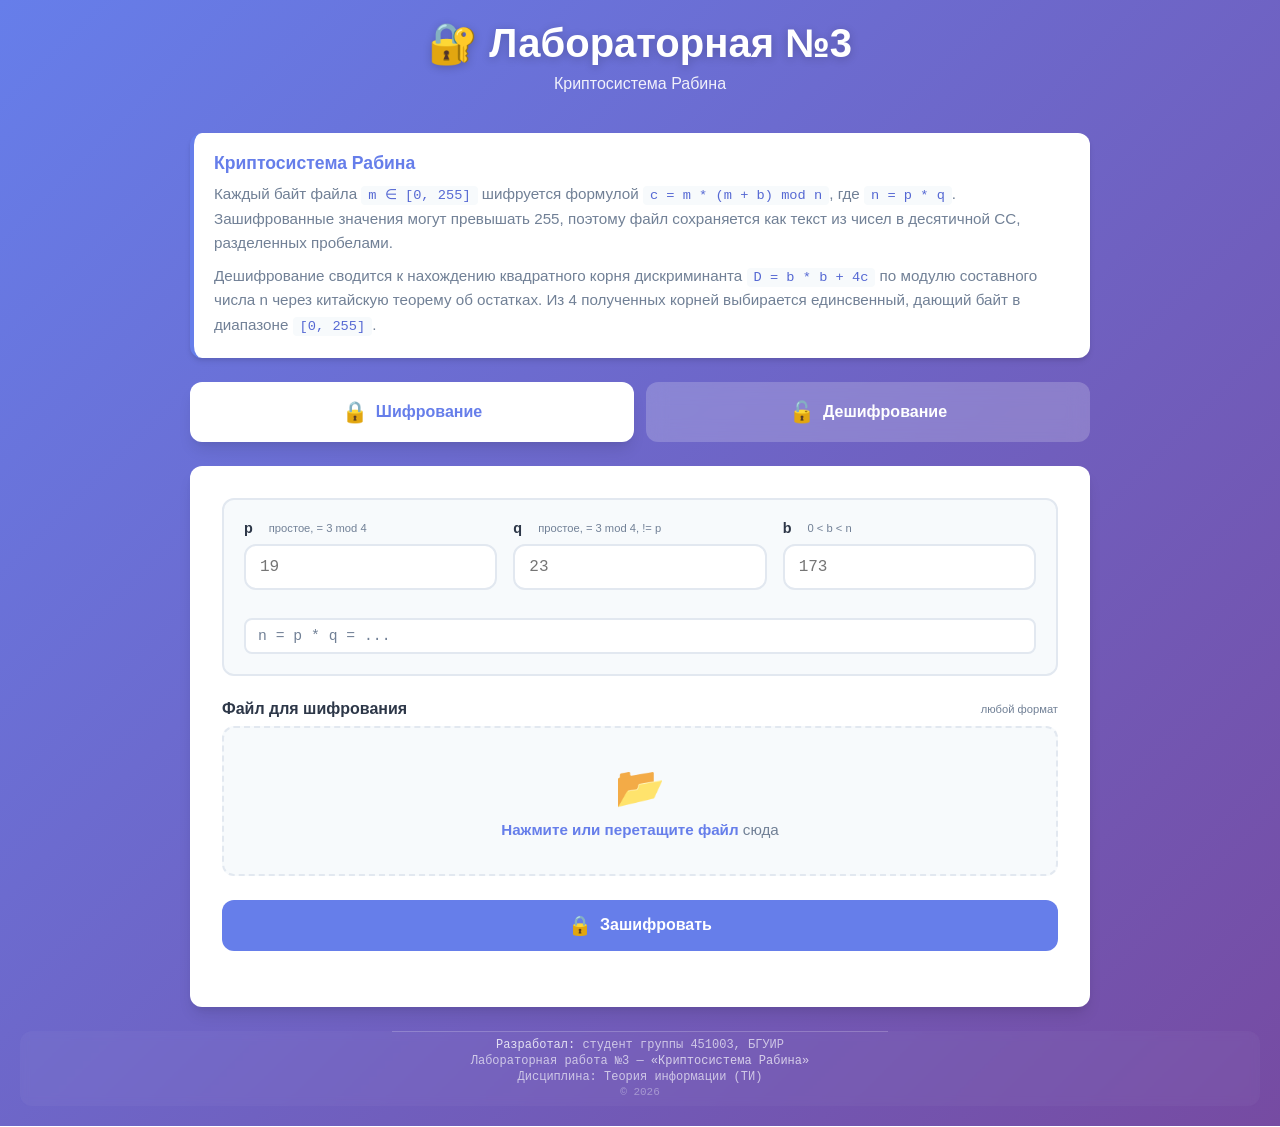
<file: index.html>
<!doctype html>
<html lang="ru">
  <head>
    <meta charset="UTF-8" />
    <meta name="viewport" content="width=device-width, initial-scale=1.0" />
    <title>Лабораторная №3 ТИ</title>
    <link rel="stylesheet" href="css/base.css" />
    <link rel="stylesheet" href="css/layout.css" />
    <link rel="stylesheet" href="css/components.css" />
  </head>

  <body>
    <div class="container">
      <header>
        <h1>🔐 Лабораторная №3</h1>
        <p class="subtitle">Криптосистема Рабина</p>
      </header>

      <div class="info-card">
        <h3>Криптосистема Рабина</h3>
        <p>
          Каждый байт файла <code>m ∈ [0, 255]</code> шифруется формулой
          <code>c = m * (m + b) mod n</code>, где <code>n = p * q</code>.
          Зашифрованные значения могут превышать 255, поэтому файл сохраняется
          как текст из чисел в десятичной СС, разделенных пробелами.
        </p>
        <p>
          Дешифрование сводится к нахождению квадратного корня дискриминанта
          <code>D = b * b + 4c</code> по модулю составного числа n через
          китайскую теорему об остатках. Из 4 полученных корней выбирается
          единсвенный, дающий байт в диапазоне <code>[0, 255]</code>.
        </p>
      </div>

      <div class="tabs">
        <button class="tab active" data-tab="encrypt">
          <span class="tab-icon">🔒</span> Шифрование
        </button>
        <button class="tab" data-tab="decrypt">
          <span class="tab-icon">🔓</span> Дешифрование
        </button>
      </div>

      <div class="tab-content active" id="encrypt">
        <div class="cipher-section">
          <div class="params-card">
            <div class="params-grid">
              <div class="param-group">
                <label>
                  <span>p</span>
                  <span class="hint">простое, = 3 mod 4</span>
                </label>
                <input
                  type="text"
                  id="enc-p"
                  placeholder="19"
                  autocomplete="off"
                />
                <span class="param-hint" id="enc-p-hint"></span>
              </div>

              <div class="param-group">
                <label>
                  <span>q</span>
                  <span class="hint">простое, = 3 mod 4, != p</span>
                </label>
                <input
                  type="text"
                  id="enc-q"
                  placeholder="23"
                  autocomplete="off"
                />
                <span class="param-hint" id="enc-q-hint"></span>
              </div>

              <div class="param-group">
                <label>
                  <span>b</span>
                  <span class="hint">0 &lt; b &lt; n</span>
                </label>
                <input
                  type="text"
                  id="enc-b"
                  placeholder="173"
                  autocomplete="off"
                />
                <span class="param-hint" id="enc-b-hint"></span>
              </div>
            </div>
            <div class="n-display" id="enc-n">n = p * q = ...</div>
          </div>

          <div class="input-area">
            <label>
              <span>Файл для шифрования</span>
              <span class="hint">любой формат</span>
            </label>
            <div class="file-drop-zone" id="enc-dropZone">
              <input type="file" id="enc-fileInput" />
              <div id="enc-dropPrompt">
                <div class="drop-icon">📂</div>
                <div class="drop-text">
                  <strong>Нажмите или перетащите файл</strong> сюда
                </div>
              </div>
              <div class="file-info" id="enc-fileInfo">
                <div class="file-info-icon">📄</div>
                <div>
                  <div class="file-name" id="enc-fileName"></div>
                  <div class="file-size" id="enc-fileSize"></div>
                </div>
              </div>
            </div>
          </div>

          <div class="action-buttons">
            <button
              class="btn btn-primary"
              id="enc-processBtn"
              onclick="processEncrypt()"
            >
              <span>🔒</span> Зашифровать
            </button>
            <button
              class="btn btn-success"
              id="enc-saveBtn"
              onclick="saveEncrypted()"
              style="display: none"
            >
              <span>💾</span> Сохранить результат
            </button>
          </div>

          <div class="progress-wrap" id="enc-progressWrap">
            <div class="progress-bar">
              <div class="progress-fill" id="enc-progressFill"></div>
            </div>
            <div class="progress-label" id="enc-progressLabel">0%</div>
          </div>

          <div class="results-section" id="enc-resultsSection">
            <hr class="results-divider" />

            <div class="stats-row">
              <div class="stat-box">
                <div class="stat-value" id="enc-statBytes">...</div>
                <div class="stat-label">Байт зашифровано</div>
              </div>
            </div>

            <div class="result-card">
              <div class="result-card-header">
                <span class="result-card-title">Зашифрованные значения</span>
              </div>
              <div class="decimal-display" id="enc-display"></div>
            </div>
          </div>
        </div>
      </div>

      <div class="tab-content" id="decrypt">
        <div class="cipher-section">
          <div class="params-card">
            <div class="params-grid">
              <div class="param-group">
                <label>
                  <span>p</span>
                  <span class="hint">простое, = 3 mod 4</span>
                </label>
                <input
                  type="text"
                  id="dec-p"
                  placeholder="19"
                  autocomplete="off"
                />
                <span class="param-hint" id="dec-p-hint"></span>
              </div>

              <div class="param-group">
                <label>
                  <span>q</span>
                  <span class="hint">простое, = 3 mod 4, != p</span>
                </label>
                <input
                  type="text"
                  id="dec-q"
                  placeholder="23"
                  autocomplete="off"
                />
                <span class="param-hint" id="dec-q-hint"></span>
              </div>

              <div class="param-group">
                <label>
                  <span>b</span>
                  <span class="hint">0 &lt; b &lt; n</span>
                </label>
                <input
                  type="text"
                  id="dec-b"
                  placeholder="173"
                  autocomplete="off"
                />
                <span class="param-hint" id="dec-b-hint"></span>
              </div>
            </div>
            <div class="n-display" id="dec-n">n = p * q = ...</div>
          </div>

          <div class="input-area">
            <label>
              <span>Зашифрованный файл</span>
              <span class="hint">текстовый файл с числами (.txt)</span>
            </label>
            <div class="file-drop-zone" id="dec-dropZone">
              <input type="file" id="dec-fileInput" accept=".txt" />
              <div id="dec-dropPrompt">
                <div class="drop-icon">📂</div>
                <div class="drop-text">
                  <strong>Нажмите или перетащите файл</strong> сюда
                </div>
              </div>
              <div class="file-info" id="dec-fileInfo">
                <div class="file-info-icon">📄</div>
                <div>
                  <div class="file-name" id="dec-fileName"></div>
                  <div class="file-size" id="dec-fileSize"></div>
                </div>
              </div>
            </div>
          </div>

          <div class="action-buttons">
            <button
              class="btn btn-primary"
              id="dec-processBtn"
              onclick="processDecrypt()"
            >
              <span>🔓</span> Расшифровать
            </button>
            <button
              class="btn btn-success"
              id="dec-saveBtn"
              onclick="saveDecrypted()"
              style="display: none"
            >
              <span>💾</span> Сохранить результат
            </button>
          </div>

          <div class="progress-wrap" id="dec-progressWrap">
            <div class="progress-bar">
              <div class="progress-fill" id="dec-progressFill"></div>
            </div>
            <div class="progress-label" id="dec-progressLabel">0%</div>
          </div>

          <div class="results-section" id="dec-resultsSection">
            <hr class="results-divider" />

            <div class="stats-row">
              <div class="stat-box">
                <div class="stat-value" id="dec-statCount">...</div>
                <div class="stat-label">Значений расшифровано</div>
              </div>
              <div class="stat-box">
                <div class="stat-value" id="dec-statSize">...</div>
                <div class="stat-label">Размер файла</div>
              </div>
            </div>

            <div class="result-card">
              <div class="result-card-header">
                <span class="result-card-title">Расшифрованные байты </span>
              </div>
              <div class="decimal-display" id="dec-display"></div>
            </div>
          </div>
        </div>
      </div>
    </div>

    <div class="modal" id="errorModal">
      <div class="modal-content">
        <div class="modal-header">
          <span class="modal-icon">⚠️</span>
          <h3>Ошибка</h3>
        </div>
        <div class="modal-body" id="errorMessage"></div>
        <div class="modal-footer">
          <button class="btn btn-primary" onclick="closeModal()">
            Понятно
          </button>
        </div>
      </div>
    </div>

    <footer class="footer">
      <div><strong>Разработал:</strong> студент группы 451003, БГУИР</div>
      <div>Лабораторная работа №3 — <em>«Криптосистема Рабина»</em></div>
      <div>Дисциплина: Теория информации (ТИ)</div>
      <div class="footer-year">© 2026</div>
    </footer>

    <script src="js/rabin.js"></script>
    <script src="js/ui.js"></script>
    <script src="js/app.js"></script>
  </body>
</html>
</file>
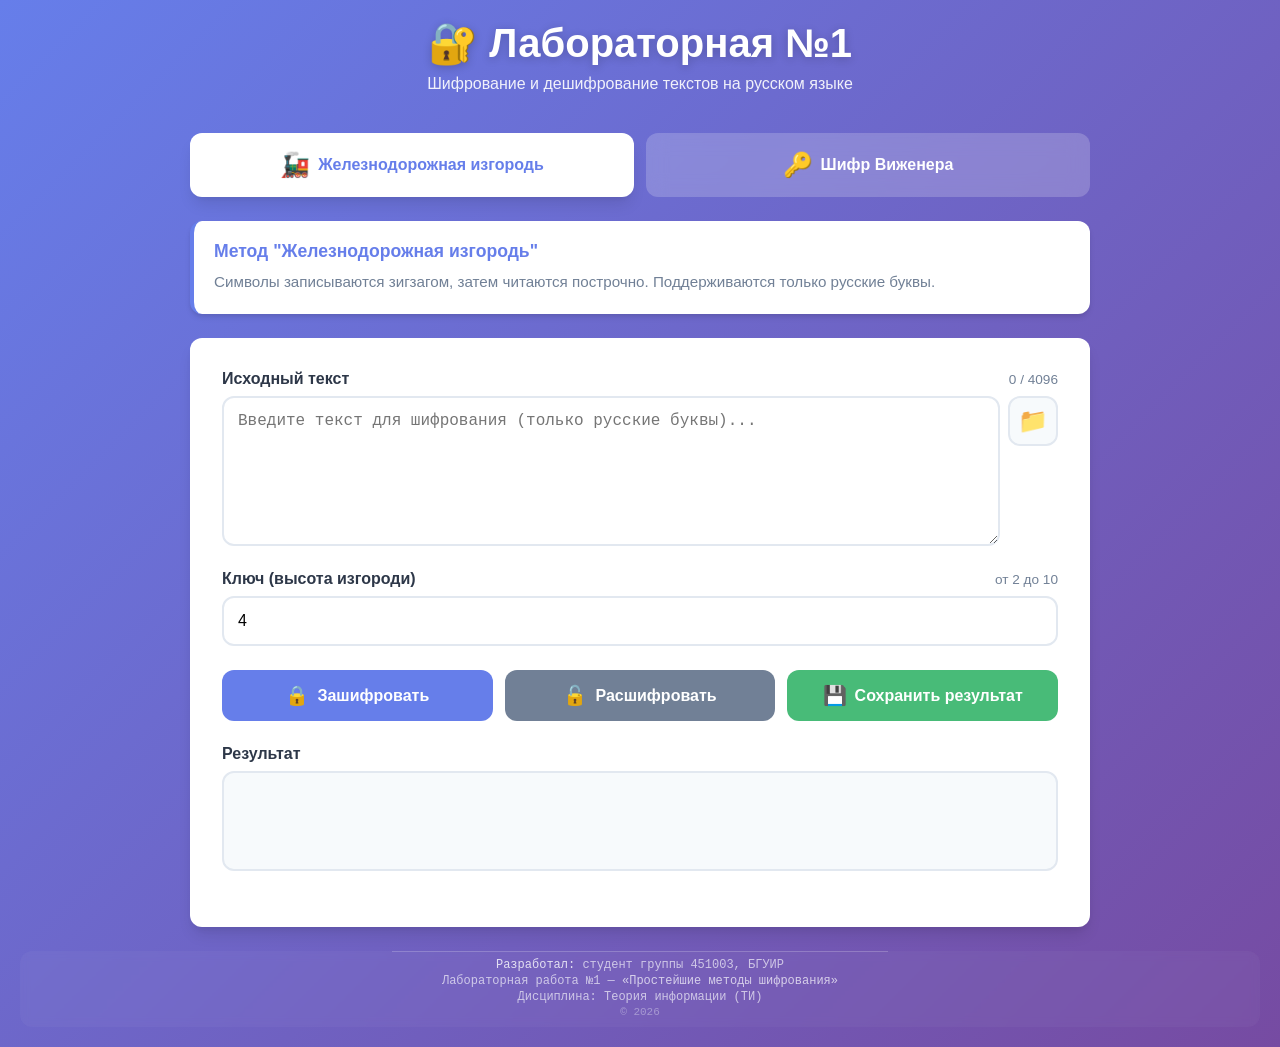
<file: lab1 The simplest encryption algorithms/index.html>
<!doctype html>
<html lang="ru">
  <head>
    <meta charset="UTF-8" />
    <meta name="viewport" content="width=device-width, initial-scale=1.0" />
    <title>Лабораторная №1 ТИ</title>
    <link rel="stylesheet" href="style.css" />
  </head>
  <body>
    <div class="container">
      <header>
        <h1>🔐 Лабораторная №1</h1>
        <p class="subtitle">
          Шифрование и дешифрование текстов на русском языке
        </p>
      </header>

      <div class="tabs">
        <button class="tab active" data-tab="rail-fence">
          <span class="tab-icon">🚂</span>
          Железнодорожная изгородь
        </button>
        <button class="tab" data-tab="vigenere">
          <span class="tab-icon">🔑</span>
          Шифр Виженера
        </button>
      </div>

      <!-- Rail Fence Cipher -->
      <div class="tab-content active" id="rail-fence">
        <div class="info-card">
          <h3>Метод "Железнодорожная изгородь"</h3>
          <p>
            Символы записываются зигзагом, затем читаются построчно.
            Поддерживаются только русские буквы.
          </p>
        </div>

        <div class="cipher-section">
          <div class="input-area">
            <label for="railText">
              <span>Исходный текст</span>
              <span class="char-count" id="railCharCount">0 / 4096</span>
            </label>
            <div class="input-with-file">
              <textarea
                id="railText"
                placeholder="Введите текст для шифрования (только русские буквы)..."
                maxlength="4096"
              ></textarea>
              <button
                class="file-btn"
                onclick="loadFile('railText')"
                title="Загрузить из файла"
              >
                📁
              </button>
              <input
                type="file"
                id="railFileInput"
                accept=".txt"
                style="display: none"
              />
            </div>
          </div>

          <div class="key-area">
            <label for="railKey">
              <span>Ключ (высота изгороди)</span>
              <span class="hint">от 2 до 10</span>
            </label>
            <input
              type="number"
              id="railKey"
              value="4"
              min="2"
              max="10"
              placeholder="Введите высоту"
            />
          </div>

          <div class="action-buttons">
            <button class="btn btn-primary" onclick="handleEncryptRail()">
              <span>🔒</span> Зашифровать
            </button>
            <button class="btn btn-secondary" onclick="handleDecryptRail()">
              <span>🔓</span> Расшифровать
            </button>
            <button class="btn btn-success" onclick="saveResult('railResult')">
              <span>💾</span> Сохранить результат
            </button>
          </div>

          <div class="result-area">
            <label>
              <span>Результат</span>
            </label>
            <div class="result-box" id="railResult"></div>
          </div>

          <div class="visualization" id="railVisualization"></div>
        </div>
      </div>

      <!-- Vigenere Cipher -->
      <div class="tab-content" id="vigenere">
        <div class="info-card">
          <h3>Шифр Виженера (прогрессивный ключ)</h3>
          <p>
            Многоалфавитный шифр подстановки с прогрессивным ключом. При
            повторном использовании ключ сдвигается на одну позицию в алфавите.
          </p>
        </div>

        <div class="cipher-section">
          <div class="input-area">
            <label for="vigText">
              <span>Исходный текст</span>
              <span class="char-count" id="vigCharCount">0 / 4096</span>
            </label>
            <div class="input-with-file">
              <textarea
                id="vigText"
                placeholder="Введите текст для шифрования (только русские буквы)..."
                maxlength="4096"
              ></textarea>
              <button
                class="file-btn"
                onclick="loadFile('vigText')"
                title="Загрузить из файла"
              >
                📁
              </button>
              <input
                type="file"
                id="vigFileInput"
                accept=".txt"
                style="display: none"
              />
            </div>
          </div>

          <div class="key-area">
            <label for="vigKey">
              <span>Ключевое слово</span>
              <span class="hint"
                >только русские буквы, от 3 до 20 символов</span
              >
            </label>
            <input
              type="text"
              id="vigKey"
              value="КЛЮЧ"
              placeholder="Введите ключевое слово"
              maxlength="20"
            />
          </div>

          <div class="action-buttons">
            <button class="btn btn-primary" onclick="handleEncryptVigenere()">
              <span>🔒</span> Зашифровать
            </button>
            <button class="btn btn-secondary" onclick="handleDecryptVigenere()">
              <span>🔓</span> Расшифровать
            </button>
            <button class="btn btn-success" onclick="saveResult('vigResult')">
              <span>💾</span> Сохранить результат
            </button>
          </div>

          <div class="result-area">
            <label>
              <span>Результат</span>
            </label>
            <div class="result-box" id="vigResult"></div>
          </div>

          <div class="visualization" id="vigVisualization"></div>
        </div>
      </div>
    </div>

    <!-- Error Modal -->
    <div class="modal" id="errorModal">
      <div class="modal-content">
        <div class="modal-header">
          <span class="modal-icon">⚠️</span>
          <h3>Ошибка</h3>
        </div>
        <div class="modal-body" id="errorMessage"></div>
        <div class="modal-footer">
          <button class="btn btn-primary" onclick="closeModal()">
            Понятно
          </button>
        </div>
      </div>
    </div>

    <footer class="footer">
      <div><strong>Разработал:</strong> студент группы 451003, БГУИР</div>
      <div>
        Лабораторная работа №1 — <em>«Простейшие методы шифрования»</em>
      </div>
      <div>Дисциплина: Теория информации (ТИ)</div>
      <div class="footer-year">© 2026</div>
    </footer>

    <script src="script.js"></script>
    <script src="ciphers/rail_fence.js"></script>
    <script src="ciphers/vigenere.js"></script>
  </body>
</html>
</file>
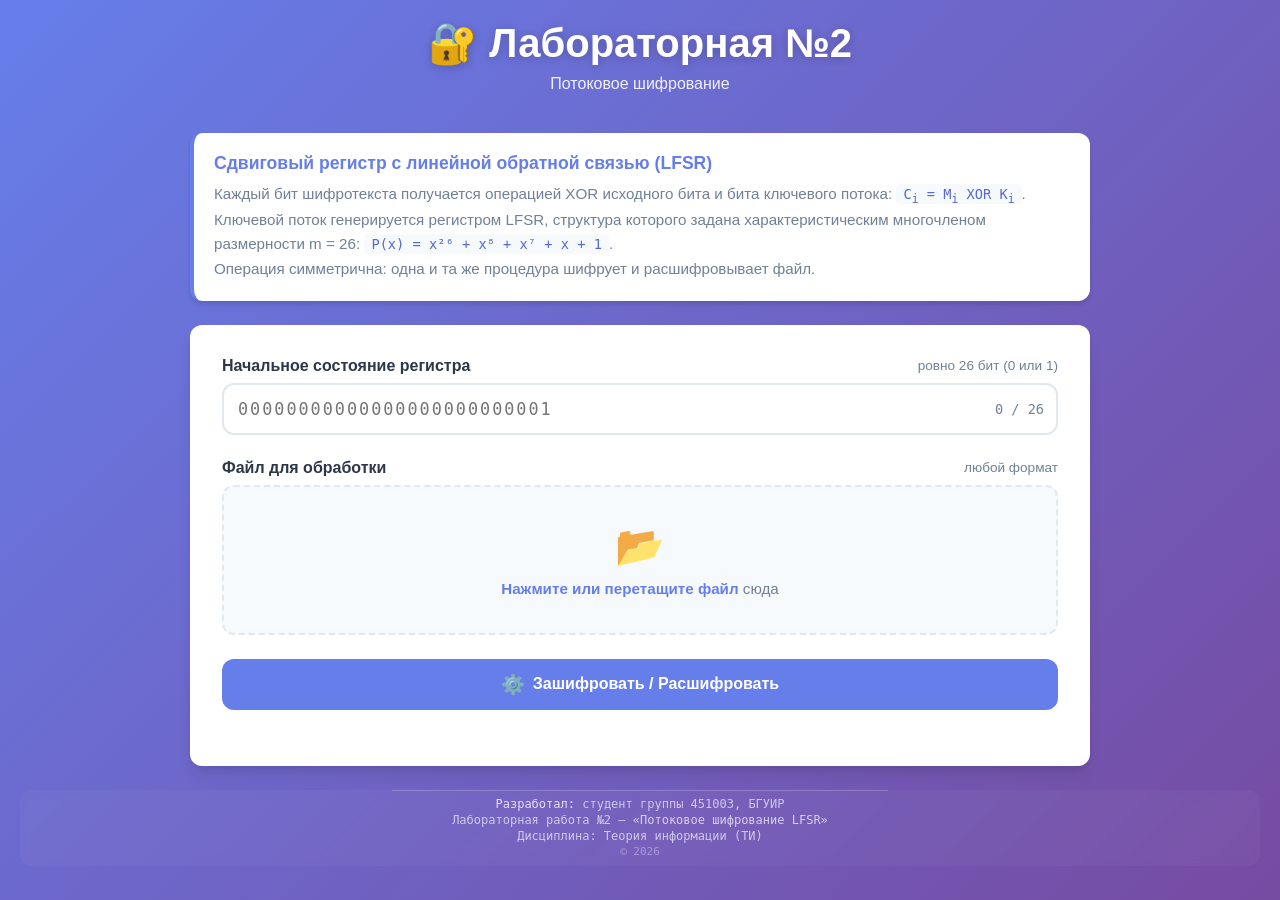
<file: lab2_LFSR_stream_encryption/index.html>
<!doctype html>
<html lang="ru">
  <head>
    <meta charset="UTF-8" />
    <meta name="viewport" content="width=device-width, initial-scale=1.0" />
    <title>Лабораторная №2 ТИ</title>
    <link rel="stylesheet" href="css/base.css" />
    <link rel="stylesheet" href="css/layout.css" />
    <link rel="stylesheet" href="css/components.css" />
  </head>

  <body>
    <div class="container">
      <header>
        <h1>🔐 Лабораторная №2</h1>
        <p class="subtitle">Потоковое шифрование</p>
      </header>

      <div class="info-card">
        <h3>Cдвиговый регистр с линейной обратной связью (LFSR)</h3>
        <p>
          Каждый бит шифротекста получается операцией XOR исходного бита и бита
          ключевого потока:
          <code>C<sub>i</sub> = M<sub>i</sub> XOR K<sub>i</sub></code
          >. Ключевой поток генерируется регистром LFSR, структура которого
          задана характеристическим многочленом размерности m = 26:
          <code>P(x) = x²⁶ + x⁸ + x⁷ + x + 1</code>.<br />
          Операция симметрична: одна и та же процедура шифрует и расшифровывает
          файл.
        </p>
      </div>

      <div class="cipher-section">
        <div class="input-area">
          <label>
            <span>Начальное состояние регистра</span>
            <span class="hint">ровно 26 бит (0 или 1)</span>
          </label>
          <div class="seed-wrapper">
            <input
              type="text"
              id="seedInput"
              maxlength="26"
              placeholder="00000000000000000000000001"
              autocomplete="off"
              spellcheck="false"
            />
            <span class="seed-counter" id="seedCounter">0 / 26</span>
          </div>
        </div>

        <div class="input-area">
          <label>
            <span>Файл для обработки</span>
            <span class="hint">любой формат</span>
          </label>
          <div class="file-drop-zone" id="dropZone">
            <input type="file" id="fileInput" />
            <div id="dropPrompt">
              <div class="drop-icon">📂</div>
              <div class="drop-text">
                <strong>Нажмите или перетащите файл</strong> сюда
              </div>
            </div>
            <div class="file-info" id="fileInfo">
              <div class="file-info-icon">📄</div>
              <div>
                <div class="file-name" id="fileName"></div>
                <div class="file-size" id="fileSize"></div>
              </div>
            </div>
          </div>
        </div>

        <div class="action-buttons">
          <button
            class="btn btn-primary"
            id="processBtn"
            onclick="processFile()"
          >
            <span>⚙️</span> Зашифровать / Расшифровать
          </button>
          <button
            class="btn btn-success"
            id="saveBtn"
            onclick="saveResult()"
            style="display: none"
          >
            <span>💾</span> Сохранить результат
          </button>
        </div>

        <div class="progress-wrap" id="progressWrap">
          <div class="progress-bar">
            <div class="progress-fill" id="progressFill"></div>
          </div>
          <div class="progress-label" id="progressLabel">0%</div>
        </div>

        <div class="results-section" id="resultsSection">
          <hr class="results-divider" />

          <div class="stats-row">
            <div class="stat-box">
              <div class="stat-value" id="statBytes">—</div>
              <div class="stat-label">Байт обработано</div>
            </div>
            <div class="stat-box">
              <div class="stat-value" id="statBits">—</div>
              <div class="stat-label">Бит ключа использовано</div>
            </div>
            <div class="stat-box">
              <div class="stat-value">2²⁶−1</div>
              <div class="stat-label">
                Период генератора<br />(67&nbsp;108&nbsp;863)
              </div>
            </div>
          </div>

          <div class="result-cards">
            <div class="result-card">
              <div class="result-card-header">
                <span class="result-card-icon">📄</span>
                <span class="result-card-title">Исходный файл</span>
              </div>
              <div class="binary-display" id="origDisplay"></div>
            </div>

            <div class="result-card">
              <div class="result-card-header">
                <span class="result-card-icon">🔑</span>
                <span class="result-card-title">Ключевой поток</span>
              </div>
              <div class="binary-display" id="keyDisplay"></div>
            </div>

            <div class="result-card">
              <div class="result-card-header">
                <span class="result-card-icon">🔒</span>
                <span class="result-card-title">Результат</span>
              </div>
              <div class="binary-display" id="resDisplay"></div>
            </div>
          </div>
        </div>
      </div>
    </div>

    <div class="modal" id="errorModal">
      <div class="modal-content">
        <div class="modal-header">
          <span class="modal-icon">⚠️</span>
          <h3>Ошибка</h3>
        </div>
        <div class="modal-body" id="errorMessage"></div>
        <div class="modal-footer">
          <button class="btn btn-primary" onclick="closeModal()">
            Понятно
          </button>
        </div>
      </div>
    </div>

    <footer class="footer">
      <div><strong>Разработал:</strong> студент группы 451003, БГУИР</div>
      <div>Лабораторная работа №2 — <em>«Потоковое шифрование LFSR»</em></div>
      <div>Дисциплина: Теория информации (ТИ)</div>
      <div class="footer-year">© 2026</div>
    </footer>

    <script src="js/lfsr.js"></script>
    <script src="js/ui.js"></script>
    <script src="js/app.js"></script>
  </body>
</html>
</file>
<file: css/base.css>
:root {
  --primary: #667eea;
  --primary-dark: #5568d3;
  --secondary: #48bb78;
  --danger: #f56565;
  --text: #2d3748;
  --text-light: #718096;
  --bg: #f7fafc;
  --white: #ffffff;
  --border: #e2e8f0;
  --shadow:
    0 4px 6px -1px rgba(0, 0, 0, 0.1), 0 2px 4px -1px rgba(0, 0, 0, 0.06);
  --shadow-lg:
    0 10px 15px -3px rgba(0, 0, 0, 0.1), 0 4px 6px -2px rgba(0, 0, 0, 0.05);
  --radius: 12px;
  --transition: all 0.3s cubic-bezier(0.4, 0, 0.2, 1);
}

* {
  margin: 0;
  padding: 0;
  box-sizing: border-box;
}

body {
  font-family:
    -apple-system, BlinkMacSystemFont, "Segoe UI", Roboto, "Helvetica Neue",
    Arial, sans-serif;
  background: linear-gradient(135deg, #667eea 0%, #764ba2 100%);
  min-height: 100vh;
  padding: 20px;
  color: var(--text);
}

@keyframes fadeIn {
  from {
    opacity: 0;
    transform: translateY(20px);
  }
  to {
    opacity: 1;
    transform: translateY(0);
  }
}

@keyframes slideDown {
  from {
    opacity: 0;
    transform: translateY(-20px);
  }
  to {
    opacity: 1;
    transform: translateY(0);
  }
}

@keyframes slideUp {
  from {
    opacity: 0;
    transform: translateY(20px);
  }
  to {
    opacity: 1;
    transform: translateY(0);
  }
}

@keyframes pulse {
  0%,
  100% {
    transform: scale(1);
  }
  50% {
    transform: scale(1.05);
  }
}
</file>
<file: css/layout.css>
.container {
  max-width: 900px;
  margin: 0 auto;
  animation: fadeIn 0.5s ease;
}

header {
  text-align: center;
  color: var(--white);
  margin-bottom: 40px;
  animation: slideDown 0.6s ease;
}

h1 {
  font-size: 2.5rem;
  font-weight: 700;
  margin-bottom: 8px;
  text-shadow: 0 2px 10px rgba(0, 0, 0, 0.2);
}

.subtitle {
  font-size: 1rem;
  opacity: 0.9;
}

.info-card {
  background: var(--white);
  padding: 20px;
  border-radius: var(--radius);
  margin-bottom: 24px;
  box-shadow: var(--shadow);
  border-left: 4px solid var(--primary);
}

.info-card h3 {
  color: var(--primary);
  margin-bottom: 8px;
  font-size: 1.1rem;
}

.info-card p {
  color: var(--text-light);
  line-height: 1.6;
  font-size: 0.95rem;
}

.info-card p + p {
  margin-top: 8px;
}

.info-card code {
  background: var(--bg);
  padding: 2px 7px;
  border-radius: 4px;
  font-family: "Consolas", "Monaco", monospace;
  color: var(--primary-dark);
  font-size: 0.9em;
}

.tabs {
  display: flex;
  gap: 12px;
  margin-bottom: 24px;
}

.tab {
  flex: 1;
  display: flex;
  align-items: center;
  justify-content: center;
  gap: 8px;
  padding: 16px 24px;
  background: rgba(255, 255, 255, 0.2);
  border: 2px solid transparent;
  border-radius: var(--radius);
  color: var(--white);
  font-size: 1rem;
  font-weight: 600;
  cursor: pointer;
  transition: var(--transition);
  backdrop-filter: blur(10px);
}

.tab:hover {
  background: rgba(255, 255, 255, 0.3);
  transform: translateY(-2px);
}
.tab.active {
  background: var(--white);
  color: var(--primary);
  box-shadow: var(--shadow-lg);
}
.tab-icon {
  font-size: 1.3rem;
}

.tab-content {
  display: none;
}
.tab-content.active {
  display: block;
  animation: fadeIn 0.4s ease;
}

.cipher-section {
  background: var(--white);
  padding: 32px;
  border-radius: var(--radius);
  box-shadow: var(--shadow-lg);
}

.footer {
  margin-top: 24px;
  padding: 6px 8px;
  text-align: center;
  font-family: "Consolas", "JetBrains Mono", monospace;
  font-size: 12px;
  line-height: 1.25;
  color: rgba(255, 255, 255, 0.65);
  background: rgba(255, 255, 255, 0.035);
  backdrop-filter: blur(4px);
  border-radius: var(--radius);
  position: relative;
}

.footer::before {
  content: "";
  position: absolute;
  top: 0;
  left: 30%;
  width: 40%;
  height: 1px;
  background: rgba(255, 255, 255, 0.2);
}

.footer div {
  margin: 1px 0;
}
.footer strong {
  color: rgba(255, 255, 255, 0.8);
  font-weight: 500;
}
.footer em {
  color: rgba(255, 255, 255, 0.7);
  font-style: normal;
}
.footer-year {
  margin-top: 2px;
  font-size: 11px;
  opacity: 0.55;
}

@media (max-width: 768px) {
  h1 {
    font-size: 2rem;
  }
  .tabs {
    flex-direction: column;
  }
  .cipher-section {
    padding: 20px;
  }
}
</file>
<file: css/components.css>
.params-card {
  background: var(--bg);
  border: 2px solid var(--border);
  border-radius: var(--radius);
  padding: 20px;
  margin-bottom: 24px;
}

.params-grid {
  display: grid;
  grid-template-columns: 1fr 1fr 1fr;
  gap: 16px;
  margin-bottom: 14px;
}

.param-group {
  display: flex;
  flex-direction: column;
}

.param-group label {
  display: flex;
  justify-content: left;
  gap: 1rem;
  align-items: center;
  font-weight: 600;
  color: var(--text);
  font-size: 0.9rem;
}

.param-group input[type="text"] {
  width: 100%;
  padding: 12px 14px;
  border: 2px solid var(--border);
  border-radius: var(--radius);
  font-size: 1rem;
  font-family: "Consolas", monospace;
  transition: var(--transition);
}

.param-group input:focus {
  outline: none;
  border-color: var(--primary);
  box-shadow: 0 0 0 3px rgba(102, 126, 234, 0.1);
}

.param-group input.valid {
  border-color: var(--secondary);
}
.param-group input.invalid {
  border-color: var(--danger);
}

/* Подсказка под полем ввода параметра */
.param-hint {
  font-size: 0.75rem;
  font-family: "Consolas", monospace;
  min-height: 14px;
  transition: var(--transition);
}

.param-hint.ok {
  color: var(--secondary);
}
.param-hint.err {
  color: var(--danger);
}

.n-display {
  font-size: 0.92rem;
  font-family: "Consolas", monospace;
  color: var(--text-light);
  padding: 8px 12px;
  background: var(--white);
  border: 2px solid var(--border);
  border-radius: 8px;
  transition: var(--transition);
}

.n-display.valid {
  border-color: var(--secondary);
  color: var(--secondary);
}
.n-display.invalid {
  border-color: var(--danger);
  color: var(--danger);
}

.input-area {
  margin-bottom: 24px;
}

label {
  display: flex;
  justify-content: space-between;
  align-items: center;
  margin-bottom: 8px;
  font-weight: 600;
  color: var(--text);
}

.hint {
  font-size: 0.7rem;
  color: var(--text-light);
  font-weight: 300;
}

.file-drop-zone {
  position: relative;
  border: 2px dashed var(--border);
  border-radius: var(--radius);
  padding: 36px 20px;
  text-align: center;
  cursor: pointer;
  transition: var(--transition);
  background: var(--bg);
  overflow: hidden;
}

.file-drop-zone input[type="file"] {
  position: absolute;
  inset: 0;
  opacity: 0;
  cursor: pointer;
  width: 100%;
  height: 100%;
}

.file-drop-zone:hover,
.file-drop-zone.drag-over {
  border-color: var(--primary);
  background: rgba(102, 126, 234, 0.04);
}

.file-drop-zone.has-file {
  border-style: solid;
  border-color: var(--secondary);
  background: rgba(72, 187, 120, 0.04);
}

.drop-icon {
  font-size: 2.5rem;
  margin-bottom: 10px;
}
.drop-text {
  color: var(--text-light);
  font-size: 0.95rem;
}
.drop-text strong {
  color: var(--primary);
}

.file-info {
  display: none;
  align-items: center;
  justify-content: center;
  gap: 14px;
}
.file-info.visible {
  display: flex;
}
.file-info-icon {
  font-size: 2.2rem;
}
.file-name {
  font-weight: 600;
  color: var(--text);
  word-break: break-all;
  text-align: left;
}
.file-size {
  font-size: 0.85rem;
  color: var(--text-light);
  text-align: left;
}

.action-buttons {
  display: flex;
  gap: 12px;
  margin: 24px 0;
  flex-wrap: wrap;
}

.btn {
  flex: 1;
  min-width: 160px;
  display: flex;
  align-items: center;
  justify-content: center;
  gap: 8px;
  padding: 14px 24px;
  border: none;
  border-radius: var(--radius);
  font-size: 1rem;
  font-weight: 600;
  cursor: pointer;
  transition: var(--transition);
}

.btn span {
  font-size: 1.2rem;
}
.btn:hover span {
  animation: pulse 0.6s ease-in-out infinite;
}
.btn:active {
  transform: translateY(0) !important;
}
.btn:disabled {
  opacity: 0.55;
  cursor: not-allowed;
  transform: none !important;
}

.btn-primary {
  background: var(--primary);
  color: var(--white);
}
.btn-primary:hover:not(:disabled) {
  background: var(--primary-dark);
  transform: translateY(-2px);
  box-shadow: var(--shadow-lg);
}

.btn-success {
  background: var(--secondary);
  color: var(--white);
}
.btn-success:hover:not(:disabled) {
  background: #38a169;
  transform: translateY(-2px);
  box-shadow: var(--shadow-lg);
}

.progress-wrap {
  display: none;
  margin-bottom: 4px;
}
.progress-wrap.visible {
  display: block;
}

.progress-bar {
  width: 100%;
  height: 6px;
  background: var(--border);
  border-radius: 3px;
  overflow: hidden;
}

.progress-fill {
  height: 100%;
  width: 0%;
  background: linear-gradient(90deg, var(--primary), var(--secondary));
  border-radius: 3px;
  transition: width 0.15s ease;
}

.progress-label {
  text-align: right;
  font-size: 0.8rem;
  color: var(--text-light);
  margin-top: 4px;
}

.results-section {
  display: none;
}
.results-section.visible {
  display: block;
  animation: fadeIn 0.4s ease;
}

.results-divider {
  border: none;
  border-top: 2px solid var(--border);
  margin: 24px 0;
}

.stats-row {
  display: flex;
  gap: 12px;
  margin-bottom: 20px;
  flex-wrap: wrap;
}

.stat-box {
  flex: 1;
  min-width: 110px;
  background: var(--bg);
  border: 2px solid var(--border);
  border-radius: var(--radius);
  padding: 14px 16px;
  text-align: center;
}

.stat-value {
  font-size: 1.2rem;
  font-weight: 700;
  color: var(--primary);
  font-family: "Consolas", monospace;
  word-break: break-all;
}

.stat-label {
  font-size: 0.72rem;
  color: var(--text-light);
  margin-top: 3px;
  line-height: 1.3;
}

.result-card {
  border: 2px solid var(--border);
  border-radius: var(--radius);
  overflow: hidden;
}

.result-card-header {
  display: flex;
  align-items: center;
  gap: 10px;
  padding: 12px 16px;
  background: var(--white);
  border-bottom: 2px solid var(--border);
}

.result-card-icon {
  font-size: 1.25rem;
}
.result-card-title {
  flex: 1;
  font-weight: 600;
  color: var(--text);
  font-size: 0.95rem;
}

.result-badge {
  font-size: 0.72rem;
  padding: 3px 9px;
  border-radius: 20px;
  background: rgba(102, 126, 234, 0.1);
  color: var(--primary);
  font-weight: 600;
}

.decimal-display {
  padding: 16px;
  display: flex;
  justify-content: center;
  background: var(--bg);
  font-family: "Consolas", "Monaco", monospace;
  font-size: 0.85rem;
  line-height: 1.9;
  color: var(--text);
  word-break: break-all;
  white-space: pre-wrap;
  overflow-x: auto;
  min-height: 58px;
}

.modal {
  display: none;
  position: fixed;
  top: 0;
  left: 0;
  width: 100%;
  height: 100%;
  background: rgba(0, 0, 0, 0.6);
  backdrop-filter: blur(5px);
  z-index: 1000;
}

.modal.active {
  display: flex;
  align-items: center;
  justify-content: center;
  animation: fadeIn 0.2s ease;
}

.modal-content {
  background: var(--white);
  border-radius: var(--radius);
  max-width: 500px;
  width: 90%;
  box-shadow: var(--shadow-lg);
  animation: slideUp 0.3s ease;
}

.modal-header {
  display: flex;
  align-items: center;
  gap: 12px;
  padding: 24px 24px 16px;
  border-bottom: 2px solid var(--border);
}

.modal-icon {
  font-size: 2rem;
}
.modal-header h3 {
  color: var(--text);
  font-size: 1.3rem;
}
.modal-body {
  padding: 24px;
  color: var(--text);
  line-height: 1.6;
  white-space: pre-line;
}
.modal-footer {
  padding: 16px 24px 24px;
  display: flex;
  justify-content: flex-end;
}

@media (max-width: 768px) {
  .params-grid {
    grid-template-columns: 1fr;
  }
  .action-buttons {
    flex-direction: column;
  }
  .btn {
    width: 100%;
  }
}
</file>
<file: lab1 The simplest encryption algorithms/style.css>
:root {
  --primary: #667eea;
  --primary-dark: #5568d3;
  --secondary: #48bb78;
  --danger: #f56565;
  --text: #2d3748;
  --text-light: #718096;
  --bg: #f7fafc;
  --white: #ffffff;
  --border: #e2e8f0;
  --shadow:
    0 4px 6px -1px rgba(0, 0, 0, 0.1), 0 2px 4px -1px rgba(0, 0, 0, 0.06);
  --shadow-lg:
    0 10px 15px -3px rgba(0, 0, 0, 0.1), 0 4px 6px -2px rgba(0, 0, 0, 0.05);
  --radius: 12px;
  --transition: all 0.3s cubic-bezier(0.4, 0, 0.2, 1);
}

* {
  margin: 0;
  padding: 0;
  box-sizing: border-box;
}

body {
  font-family:
    -apple-system, BlinkMacSystemFont, "Segoe UI", Roboto, "Helvetica Neue",
    Arial, sans-serif;
  background: linear-gradient(135deg, #667eea 0%, #764ba2 100%);
  min-height: 100vh;
  padding: 20px;
  color: var(--text);
}

.container {
  max-width: 900px;
  margin: 0 auto;
  animation: fadeIn 0.5s ease;
}

@keyframes fadeIn {
  from {
    opacity: 0;
    transform: translateY(20px);
  }
  to {
    opacity: 1;
    transform: translateY(0);
  }
}

header {
  text-align: center;
  color: var(--white);
  margin-bottom: 40px;
  animation: slideDown 0.6s ease;
}

@keyframes slideDown {
  from {
    opacity: 0;
    transform: translateY(-20px);
  }
  to {
    opacity: 1;
    transform: translateY(0);
  }
}

h1 {
  font-size: 2.5rem;
  font-weight: 700;
  margin-bottom: 8px;
  text-shadow: 0 2px 10px rgba(0, 0, 0, 0.2);
}

.subtitle {
  font-size: 1rem;
  opacity: 0.9;
}

.tabs {
  display: flex;
  gap: 12px;
  margin-bottom: 24px;
}

.tab {
  flex: 1;
  display: flex;
  align-items: center;
  justify-content: center;
  gap: 8px;
  padding: 16px 24px;
  background: rgba(255, 255, 255, 0.2);
  border: 2px solid transparent;
  border-radius: var(--radius);
  color: var(--white);
  font-size: 1rem;
  font-weight: 600;
  cursor: pointer;
  transition: var(--transition);
  backdrop-filter: blur(10px);
}

.tab:hover {
  background: rgba(255, 255, 255, 0.3);
  transform: translateY(-2px);
}

.tab.active {
  background: var(--white);
  color: var(--primary);
  box-shadow: var(--shadow-lg);
}

.tab-icon {
  font-size: 1.5rem;
}

.tab-content {
  display: none;
  animation: fadeIn 0.4s ease;
}

.tab-content.active {
  display: block;
}

.info-card {
  background: var(--white);
  padding: 20px;
  border-radius: var(--radius);
  margin-bottom: 24px;
  box-shadow: var(--shadow);
  border-left: 4px solid var(--primary);
}

.info-card h3 {
  color: var(--primary);
  margin-bottom: 8px;
  font-size: 1.1rem;
}

.info-card p {
  color: var(--text-light);
  line-height: 1.6;
  font-size: 0.95rem;
}

.cipher-section {
  background: var(--white);
  padding: 32px;
  border-radius: var(--radius);
  box-shadow: var(--shadow-lg);
}

.input-area,
.key-area,
.result-area {
  margin-bottom: 24px;
}

label {
  display: flex;
  justify-content: space-between;
  align-items: center;
  margin-bottom: 8px;
  font-weight: 600;
  color: var(--text);
}

.char-count {
  font-size: 0.85rem;
  color: var(--text-light);
  font-weight: 400;
}

.hint {
  font-size: 0.85rem;
  color: var(--text-light);
  font-weight: 400;
}

.input-with-file {
  position: relative;
  display: flex;
  gap: 8px;
}

textarea {
  flex: 1;
  min-height: 150px;
  padding: 14px;
  border: 2px solid var(--border);
  border-radius: var(--radius);
  font-size: 1rem;
  font-family: "Consolas", "Monaco", monospace;
  resize: vertical;
  transition: var(--transition);
}

textarea:focus {
  outline: none;
  border-color: var(--primary);
  box-shadow: 0 0 0 3px rgba(102, 126, 234, 0.1);
}

.file-btn {
  width: 50px;
  height: 50px;
  background: var(--bg);
  border: 2px solid var(--border);
  border-radius: var(--radius);
  font-size: 1.5rem;
  cursor: pointer;
  transition: var(--transition);
  display: flex;
  align-items: center;
  justify-content: center;
}

.file-btn:hover {
  background: var(--primary);
  border-color: var(--primary);
  transform: scale(1.05);
}

.file-btn:active {
  transform: scale(0.95);
}

input[type="text"],
input[type="number"] {
  width: 100%;
  padding: 14px;
  border: 2px solid var(--border);
  border-radius: var(--radius);
  font-size: 1rem;
  transition: var(--transition);
}

input:focus {
  outline: none;
  border-color: var(--primary);
  box-shadow: 0 0 0 3px rgba(102, 126, 234, 0.1);
}

.action-buttons {
  display: flex;
  gap: 12px;
  margin: 24px 0;
  flex-wrap: wrap;
}

.btn {
  flex: 1;
  min-width: 140px;
  display: flex;
  align-items: center;
  justify-content: center;
  gap: 8px;
  padding: 14px 24px;
  border: none;
  border-radius: var(--radius);
  font-size: 1rem;
  font-weight: 600;
  cursor: pointer;
  transition: var(--transition);
}

.btn span {
  font-size: 1.2rem;
}

.btn-primary {
  background: var(--primary);
  color: var(--white);
}

.btn-primary:hover {
  background: var(--primary-dark);
  transform: translateY(-2px);
  box-shadow: var(--shadow-lg);
}

.btn-secondary {
  background: var(--text-light);
  color: var(--white);
}

.btn-secondary:hover {
  background: var(--text);
  transform: translateY(-2px);
  box-shadow: var(--shadow-lg);
}

.btn-success {
  background: var(--secondary);
  color: var(--white);
}

.btn-success:hover {
  background: #38a169;
  transform: translateY(-2px);
  box-shadow: var(--shadow-lg);
}

.btn:active {
  transform: translateY(0);
}

.result-box {
  min-height: 100px;
  padding: 16px;
  background: var(--bg);
  border: 2px solid var(--border);
  border-radius: var(--radius);
  font-family: "Consolas", "Monaco", monospace;
  font-size: 1rem;
  line-height: 1.6;
  word-wrap: break-word;
  white-space: pre-wrap;
}

.visualization {
  margin-top: 24px;
  padding: 20px;
  background: var(--bg);
  border-radius: var(--radius);
  display: none;
  overflow-x: auto;
  -webkit-overflow-scrolling: touch; /* плавный скролл на мобильных */
  max-width: 100%; /* не выходит за контейнер */
}

.visualization.active {
  display: block;
  animation: fadeIn 0.3s ease;
}

/* .visualization table {
  margin: 16px auto;
  border-collapse: collapse;
} */
.visualization table {
  margin: 16px auto;
  border-collapse: collapse;

  white-space: nowrap; /* не переносить символы */
  table-layout: auto;
}

.visualization td {
  padding: 10px;
  border: 1px solid var(--border);
  text-align: center;
  min-width: 40px;
  background: var(--white);
  transition: var(--transition);
}

.visualization td.highlight {
  background: var(--primary);
  color: var(--white);
  font-weight: 600;
}

.visualization h4 {
  color: var(--text);
  margin: 16px 0 8px 0;
  font-size: 1rem;
}

/* Modal */
.modal {
  display: none;
  position: fixed;
  top: 0;
  left: 0;
  width: 100%;
  height: 100%;
  background: rgba(0, 0, 0, 0.6);
  backdrop-filter: blur(5px);
  z-index: 1000;
  animation: fadeIn 0.2s ease;
}

.modal.active {
  display: flex;
  align-items: center;
  justify-content: center;
}

.modal-content {
  background: var(--white);
  border-radius: var(--radius);
  max-width: 500px;
  width: 90%;
  box-shadow: var(--shadow-lg);
  animation: slideUp 0.3s ease;
}

@keyframes slideUp {
  from {
    opacity: 0;
    transform: translateY(20px);
  }
  to {
    opacity: 1;
    transform: translateY(0);
  }
}

.modal-header {
  display: flex;
  align-items: center;
  gap: 12px;
  padding: 24px 24px 16px 24px;
  border-bottom: 2px solid var(--border);
}

.modal-icon {
  font-size: 2rem;
}

.modal-header h3 {
  color: var(--text);
  font-size: 1.3rem;
}

.modal-body {
  padding: 24px;
  color: var(--text);
  line-height: 1.6;
}

.modal-footer {
  padding: 16px 24px 24px 24px;
  display: flex;
  justify-content: flex-end;
}

/* Responsive */
@media (max-width: 768px) {
  h1 {
    font-size: 2rem;
  }

  .tabs {
    flex-direction: column;
  }

  .cipher-section {
    padding: 20px;
  }

  .action-buttons {
    flex-direction: column;
  }

  .btn {
    width: 100%;
  }
}

/* Animations */
@keyframes pulse {
  0%,
  100% {
    transform: scale(1);
  }
  50% {
    transform: scale(1.05);
  }
}

.btn:hover span {
  animation: pulse 0.6s ease-in-out infinite;
}

.footer {
  margin-top: 24px;
  padding: 6px 8px;

  text-align: center;
  font-family: "Consolas", "JetBrains Mono", monospace;
  font-size: 12px;
  line-height: 1.25;

  color: rgba(255, 255, 255, 0.65);

  background: rgba(255, 255, 255, 0.035);
  backdrop-filter: blur(4px);
  border-radius: var(--radius);

  position: relative;
}

/* Едва заметный верхний штрих */
.footer::before {
  content: "";
  position: absolute;
  top: 0;
  left: 30%;
  width: 40%;
  height: 1px;
  background: rgba(255, 255, 255, 0.2);
}

.footer div {
  margin: 1px 0;
}

.footer strong {
  color: rgba(255, 255, 255, 0.8);
  font-weight: 500;
}

.footer em {
  color: rgba(255, 255, 255, 0.7);
  font-style: normal;
}

.footer-year {
  margin-top: 2px;
  font-size: 11px;
  opacity: 0.55;
}
</file>
<file: lab2_LFSR_stream_encryption/css/base.css>
:root {
  --primary: #667eea;
  --primary-dark: #5568d3;
  --secondary: #48bb78;
  --danger: #f56565;
  --text: #2d3748;
  --text-light: #718096;
  --bg: #f7fafc;
  --white: #ffffff;
  --border: #e2e8f0;
  --shadow:
    0 4px 6px -1px rgba(0, 0, 0, 0.1), 0 2px 4px -1px rgba(0, 0, 0, 0.06);
  --shadow-lg:
    0 10px 15px -3px rgba(0, 0, 0, 0.1), 0 4px 6px -2px rgba(0, 0, 0, 0.05);
  --radius: 12px;
  --transition: all 0.3s cubic-bezier(0.4, 0, 0.2, 1);
}

* {
  margin: 0;
  padding: 0;
  box-sizing: border-box;
}

body {
  font-family:
    -apple-system, BlinkMacSystemFont, "Segoe UI", Roboto, "Helvetica Neue",
    Arial, sans-serif;
  background: linear-gradient(135deg, #667eea 0%, #764ba2 100%);
  min-height: 100vh;
  padding: 20px;
  color: var(--text);
}

@keyframes fadeIn {
  from {
    opacity: 0;
    transform: translateY(20px);
  }
  to {
    opacity: 1;
    transform: translateY(0);
  }
}

@keyframes slideDown {
  from {
    opacity: 0;
    transform: translateY(-20px);
  }
  to {
    opacity: 1;
    transform: translateY(0);
  }
}

@keyframes slideUp {
  from {
    opacity: 0;
    transform: translateY(20px);
  }
  to {
    opacity: 1;
    transform: translateY(0);
  }
}

@keyframes pulse {
  0%,
  100% {
    transform: scale(1);
  }
  50% {
    transform: scale(1.05);
  }
}
</file>
<file: lab2_LFSR_stream_encryption/css/layout.css>
.container {
  max-width: 900px;
  margin: 0 auto;
  animation: fadeIn 0.5s ease;
}

header {
  text-align: center;
  color: var(--white);
  margin-bottom: 40px;
  animation: slideDown 0.6s ease;
}

h1 {
  font-size: 2.5rem;
  font-weight: 700;
  margin-bottom: 8px;
  text-shadow: 0 2px 10px rgba(0, 0, 0, 0.2);
}

.subtitle {
  font-size: 1rem;
  opacity: 0.9;
}

.info-card {
  background: var(--white);
  padding: 20px;
  border-radius: var(--radius);
  margin-bottom: 24px;
  box-shadow: var(--shadow);
  border-left: 4px solid var(--primary);
}

.info-card h3 {
  color: var(--primary);
  margin-bottom: 8px;
  font-size: 1.1rem;
}

.info-card p {
  color: var(--text-light);
  line-height: 1.6;
  font-size: 0.95rem;
}

.info-card code {
  background: var(--bg);
  padding: 2px 7px;
  border-radius: 4px;
  font-family: "Consolas", "Monaco", monospace;
  color: var(--primary-dark);
  font-size: 0.9em;
}

.cipher-section {
  background: var(--white);
  padding: 32px;
  border-radius: var(--radius);
  box-shadow: var(--shadow-lg);
}

.footer {
  margin-top: 24px;
  padding: 6px 8px;
  text-align: center;
  font-family: "Consolas", "JetBrains Mono", monospace;
  font-size: 12px;
  line-height: 1.25;
  color: rgba(255, 255, 255, 0.65);
  background: rgba(255, 255, 255, 0.035);
  backdrop-filter: blur(4px);
  border-radius: var(--radius);
  position: relative;
}

.footer::before {
  content: "";
  position: absolute;
  top: 0;
  left: 30%;
  width: 40%;
  height: 1px;
  background: rgba(255, 255, 255, 0.2);
}

.footer div {
  margin: 1px 0;
}
.footer strong {
  color: rgba(255, 255, 255, 0.8);
  font-weight: 500;
}
.footer em {
  color: rgba(255, 255, 255, 0.7);
  font-style: normal;
}
.footer-year {
  margin-top: 2px;
  font-size: 11px;
  opacity: 0.55;
}

@media (max-width: 768px) {
  h1 {
    font-size: 2rem;
  }
  .cipher-section {
    padding: 20px;
  }
}
</file>
<file: lab2_LFSR_stream_encryption/css/components.css>
.input-area {
  margin-bottom: 24px;
}

label {
  display: flex;
  justify-content: space-between;
  align-items: center;
  margin-bottom: 8px;
  font-weight: 600;
  color: var(--text);
}

.hint {
  font-size: 0.85rem;
  color: var(--text-light);
  font-weight: 400;
}

.seed-wrapper {
  position: relative;
}

#seedInput {
  width: 100%;
  padding: 14px 90px 14px 14px;
  border: 2px solid var(--border);
  border-radius: var(--radius);
  font-size: 1.05rem;
  font-family: "Consolas", "Monaco", monospace;
  letter-spacing: 2px;
  transition: var(--transition);
}

#seedInput:focus {
  outline: none;
  border-color: var(--primary);
  box-shadow: 0 0 0 3px rgba(102, 126, 234, 0.1);
}

#seedInput.valid {
  border-color: var(--secondary);
}
#seedInput.invalid {
  border-color: var(--danger);
}

.seed-counter {
  position: absolute;
  right: 14px;
  top: 50%;
  transform: translateY(-50%);
  font-size: 0.85rem;
  font-family: "Consolas", monospace;
  color: var(--text-light);
  pointer-events: none;
  transition: var(--transition);
}

.seed-counter.valid {
  color: var(--secondary);
  font-weight: 700;
}

.file-drop-zone {
  position: relative;
  border: 2px dashed var(--border);
  border-radius: var(--radius);
  padding: 36px 20px;
  text-align: center;
  cursor: pointer;
  transition: var(--transition);
  background: var(--bg);
  overflow: hidden;
}

.file-drop-zone input[type="file"] {
  position: absolute;
  inset: 0;
  opacity: 0;
  cursor: pointer;
  width: 100%;
  height: 100%;
}

.file-drop-zone:hover,
.file-drop-zone.drag-over {
  border-color: var(--primary);
  background: rgba(102, 126, 234, 0.04);
}

.file-drop-zone.has-file {
  border-style: solid;
  border-color: var(--secondary);
  background: rgba(72, 187, 120, 0.04);
}

.drop-icon {
  font-size: 2.5rem;
  margin-bottom: 10px;
}
.drop-text {
  color: var(--text-light);
  font-size: 0.95rem;
}
.drop-text strong {
  color: var(--primary);
}

.file-info {
  display: none;
  align-items: center;
  justify-content: center;
  gap: 14px;
}
.file-info.visible {
  display: flex;
}

.file-info-icon {
  font-size: 2.2rem;
}
.file-name {
  font-weight: 600;
  color: var(--text);
  word-break: break-all;
  text-align: left;
}
.file-size {
  font-size: 0.85rem;
  color: var(--text-light);
  text-align: left;
}

.action-buttons {
  display: flex;
  gap: 12px;
  margin: 24px 0;
  flex-wrap: wrap;
}

.btn {
  flex: 1;
  min-width: 160px;
  display: flex;
  align-items: center;
  justify-content: center;
  gap: 8px;
  padding: 14px 24px;
  border: none;
  border-radius: var(--radius);
  font-size: 1rem;
  font-weight: 600;
  cursor: pointer;
  transition: var(--transition);
}

.btn span {
  font-size: 1.2rem;
}
.btn:hover span {
  animation: pulse 0.6s ease-in-out infinite;
}
.btn:active {
  transform: translateY(0) !important;
}
.btn:disabled {
  opacity: 0.55;
  cursor: not-allowed;
  transform: none !important;
}

.btn-primary {
  background: var(--primary);
  color: var(--white);
}
.btn-primary:hover:not(:disabled) {
  background: var(--primary-dark);
  transform: translateY(-2px);
  box-shadow: var(--shadow-lg);
}

.btn-success {
  background: var(--secondary);
  color: var(--white);
}
.btn-success:hover:not(:disabled) {
  background: #38a169;
  transform: translateY(-2px);
  box-shadow: var(--shadow-lg);
}

.progress-wrap {
  display: none;
  margin-bottom: 4px;
}
.progress-wrap.visible {
  display: block;
}

.progress-bar {
  width: 100%;
  height: 6px;
  background: var(--border);
  border-radius: 3px;
  overflow: hidden;
}

.progress-fill {
  height: 100%;
  width: 0%;
  background: linear-gradient(90deg, var(--primary), var(--secondary));
  border-radius: 3px;
  transition: width 0.2s ease;
}

.progress-label {
  text-align: right;
  font-size: 0.8rem;
  color: var(--text-light);
  margin-top: 4px;
}

.results-section {
  display: none;
}
.results-section.visible {
  display: block;
  animation: fadeIn 0.4s ease;
}

.results-divider {
  border: none;
  border-top: 2px solid var(--border);
  margin: 24px 0;
}

.stats-row {
  display: flex;
  gap: 12px;
  margin-bottom: 20px;
  flex-wrap: wrap;
}

.stat-box {
  flex: 1;
  min-width: 110px;
  background: var(--bg);
  border: 2px solid var(--border);
  border-radius: var(--radius);
  padding: 14px 16px;
  text-align: center;
}

.stat-value {
  font-size: 1.3rem;
  font-weight: 700;
  color: var(--primary);
  font-family: "Consolas", monospace;
}

.stat-label {
  font-size: 0.72rem;
  color: var(--text-light);
  margin-top: 3px;
  line-height: 1.3;
}

.result-cards {
  display: flex;
  flex-direction: column;
  gap: 14px;
}

.result-card {
  border: 2px solid var(--border);
  border-radius: var(--radius);
  overflow: hidden;
}

.result-card-header {
  display: flex;
  align-items: center;
  gap: 10px;
  padding: 12px 16px;
  background: var(--white);
  border-bottom: 2px solid var(--border);
}

.result-card-icon {
  font-size: 1.25rem;
}

.result-card-title {
  flex: 1;
  font-weight: 600;
  color: var(--text);
  font-size: 0.95rem;
}

.binary-display {
  padding: 16px;
  background: var(--bg);
  font-family: "Consolas", "Monaco", monospace;
  font-size: 0.82rem;
  line-height: 2;
  color: var(--text);
  word-break: break-all;
  white-space: pre-wrap;
  overflow-x: auto;
  min-height: 58px;
}

.modal {
  display: none;
  position: fixed;
  top: 0;
  left: 0;
  width: 100%;
  height: 100%;
  background: rgba(0, 0, 0, 0.6);
  backdrop-filter: blur(5px);
  z-index: 1000;
}

.modal.active {
  display: flex;
  align-items: center;
  justify-content: center;
  animation: fadeIn 0.2s ease;
}

.modal-content {
  background: var(--white);
  border-radius: var(--radius);
  max-width: 500px;
  width: 90%;
  box-shadow: var(--shadow-lg);
  animation: slideUp 0.3s ease;
}

.modal-header {
  display: flex;
  align-items: center;
  gap: 12px;
  padding: 24px 24px 16px;
  border-bottom: 2px solid var(--border);
}

.modal-icon {
  font-size: 2rem;
}
.modal-header h3 {
  color: var(--text);
  font-size: 1.3rem;
}
.modal-body {
  padding: 24px;
  color: var(--text);
  line-height: 1.6;
}
.modal-footer {
  padding: 16px 24px 24px;
  display: flex;
  justify-content: flex-end;
}

@media (max-width: 768px) {
  .action-buttons {
    flex-direction: column;
  }
  .btn {
    width: 100%;
  }
}
</file>
